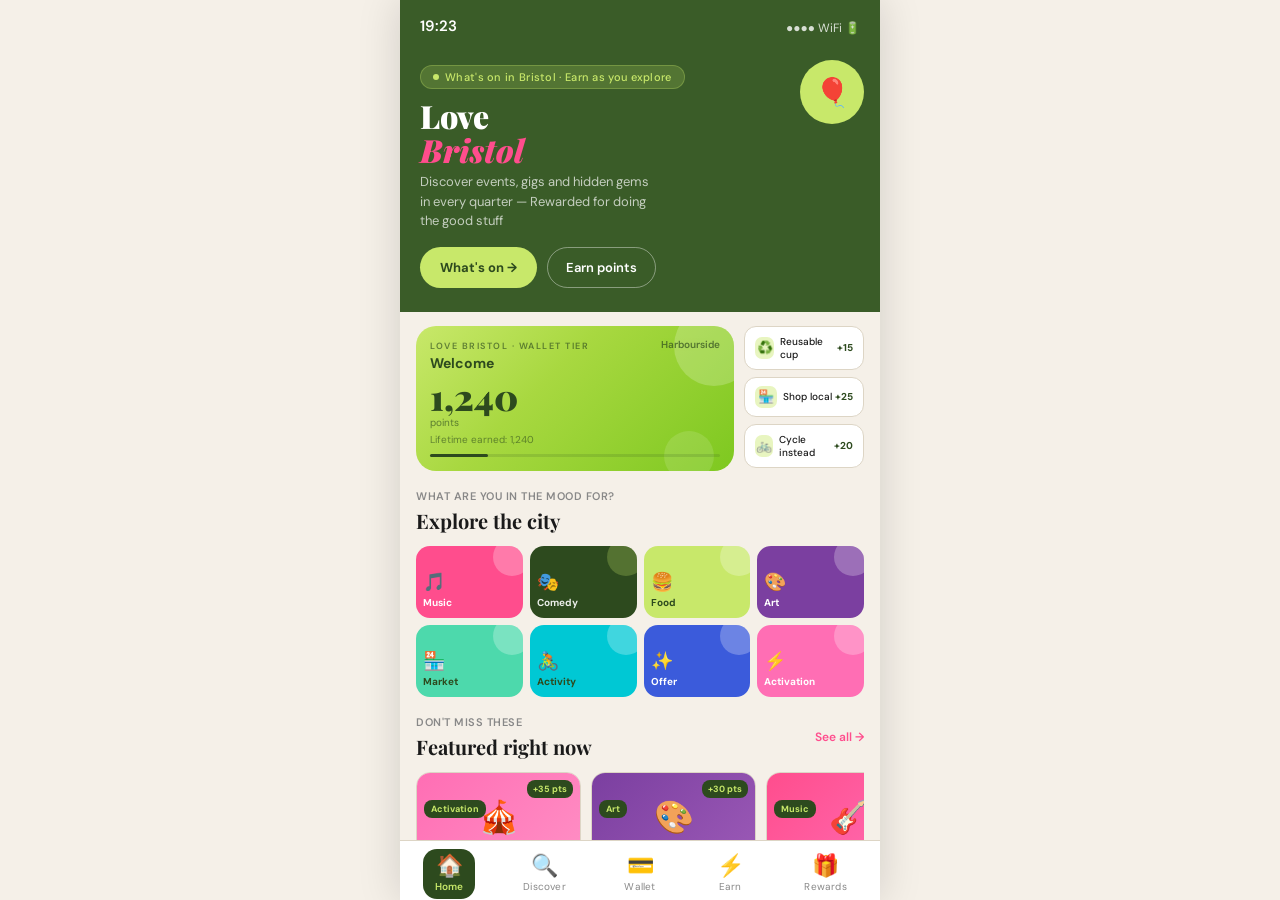
<file: demo/love-bristol/index.html>
<!DOCTYPE html>
<html lang="en">
<head>
<meta charset="UTF-8">
<meta name="viewport" content="width=device-width,initial-scale=1,viewport-fit=cover">
<meta name="mobile-web-app-capable" content="yes">
<meta name="apple-mobile-web-app-capable" content="yes">
<meta name="apple-mobile-web-app-status-bar-style" content="black-translucent">
<meta name="apple-mobile-web-app-title" content="Love Bristol">
<meta name="theme-color" content="#3A5C28">
<meta name="description" content="Community app for Temple Quarter Enterprise Campus">

<title>Love Bristol</title>

<link rel="manifest" href="./manifest.json">
<link rel="apple-touch-icon" href="./icons/icon-192.png">
<link rel="apple-touch-icon" sizes="152x152" href="./icons/icon-152.png">
<link rel="apple-touch-icon" sizes="192x192" href="./icons/icon-192.png">
<link rel="apple-touch-icon" sizes="512x512" href="./icons/icon-512.png">
<link rel="icon" type="image/png" sizes="192x192" href="./icons/icon-192.png">
<link href="https://fonts.googleapis.com/css2?family=Playfair+Display:ital,wght@0,700;0,900;1,700;1,900&family=DM+Sans:wght@300;400;500;600&display=swap" rel="stylesheet">

<style>
*{box-sizing:border-box;margin:0;padding:0;-webkit-tap-highlight-color:transparent}
:root{
  --green-dark:#2D4A1E;
  --green-hero:#3A5C28;
  --lime:#C8E86A;
  --lime-light:#E8F5C0;
  --cream:#F5F0E8;
  --cream-mid:#EDE7D9;
  --pink:#FF4D8D;
  --pink-light:#FFE0EE;
  --dark:#1A1A1A;
  --mid:#555;
  --muted:#888;
  --border:#DDD5C5;
  --white:#fff;
  --safe-top: env(safe-area-inset-top, 0px);
  --safe-bot: env(safe-area-inset-bottom, 0px);
  --cat-music:#FF4D8D;
  --cat-comedy:#2D4A1E;
  --cat-food:#C8E86A;
  --cat-art:#7B3FA0;
  --cat-market:#4DD9AC;
  --cat-activity:#00C8D4;
  --cat-offer:#3B5BDB;
  --cat-activation:#FF6EB4;
}

html,body{
  height:100%;
  width:100%;
  font-family:'DM Sans',sans-serif;
  background:var(--cream);
  color:var(--dark);
  overflow:hidden;
  position:fixed;
  top:0;left:0;right:0;bottom:0;
}

/* ── APP WRAPPER ── */
.app{
  display:flex;
  flex-direction:column;
  width:100%;
  height:100%;
  max-width:480px;
  margin:0 auto;
  position:relative;
  background:var(--cream);
  box-shadow:0 0 40px rgba(0,0,0,0.15);
}

/* STATUS BAR SPACER */
.status-bar{
  height:calc(var(--safe-top) + 44px);
  background:var(--green-hero);
  display:flex;
  align-items:flex-end;
  padding:0 20px 8px;
  justify-content:space-between;
  flex-shrink:0;
}
.status-time{font-size:15px;font-weight:600;color:#fff}
.status-icons{font-size:12px;color:rgba(255,255,255,0.8)}

/* SCROLL */
.screen{
  flex:1;
  overflow-y:auto;
  overflow-x:hidden;
  -webkit-overflow-scrolling:touch;
  scroll-behavior:smooth;
}
.screen::-webkit-scrollbar{display:none}

/* NAV */
.nav{
  height:calc(60px + var(--safe-bot));
  background:var(--white);
  border-top:1px solid var(--border);
  display:flex;
  align-items:flex-start;
  justify-content:space-around;
  padding:8px 4px 0;
  flex-shrink:0;
}
.nav-btn{
  display:flex;flex-direction:column;align-items:center;gap:3px;
  padding:6px 10px;border:none;background:none;cursor:pointer;
  border-radius:14px;transition:all .2s;min-width:52px;
  font-family:'DM Sans',sans-serif;
}
.nav-btn.active{background:var(--green-dark)}
.nav-btn.active .nav-icon{color:var(--lime)}
.nav-btn.active .nav-label{color:var(--lime);font-weight:600}
.nav-icon{font-size:22px;color:var(--muted);line-height:1}
.nav-label{font-size:10px;color:var(--muted);letter-spacing:0.2px;white-space:nowrap}

/* PAGES */
.page{display:none;flex-direction:column;animation:fadeUp .2s ease}
.page.active{display:flex}
@keyframes fadeUp{from{opacity:0;transform:translateY(5px)}to{opacity:1;transform:translateY(0)}}

h1,h2{font-family:'Playfair Display',serif}

/* ── HERO ── */
.hero-block{background:var(--green-hero);padding:20px 20px 24px;position:relative;overflow:hidden}
.hero-deco{position:absolute;right:16px;top:16px;width:64px;height:64px;background:var(--lime);border-radius:50%;display:flex;align-items:center;justify-content:center;font-size:28px}
.hero-badge{display:inline-flex;align-items:center;gap:6px;background:rgba(200,232,106,.18);border:1px solid rgba(200,232,106,.28);color:var(--lime);padding:4px 12px;border-radius:20px;font-size:11px;font-weight:500;letter-spacing:.3px;margin-bottom:10px}
.hero-badge-dot{width:6px;height:6px;background:var(--lime);border-radius:50%;animation:blink 2s infinite}
@keyframes blink{0%,100%{opacity:1}50%{opacity:.3}}
.hero-title{font-family:'Playfair Display',serif;font-size:32px;font-weight:900;color:#fff;line-height:1.05;margin-bottom:6px}
.hero-title .pink{color:var(--pink);font-style:italic}
.hero-sub{font-size:13px;color:rgba(255,255,255,.7);line-height:1.5;margin-bottom:16px;max-width:240px}
.hero-btns{display:flex;gap:10px}
.btn-lime{background:var(--lime);color:var(--green-dark);border:none;padding:11px 20px;border-radius:50px;font-size:13px;font-weight:700;cursor:pointer;font-family:'DM Sans',sans-serif;transition:all .15s;-webkit-appearance:none}
.btn-ghost{background:transparent;color:#fff;border:1.5px solid rgba(255,255,255,.4);padding:11px 18px;border-radius:50px;font-size:13px;font-weight:600;cursor:pointer;font-family:'DM Sans',sans-serif;-webkit-appearance:none}

/* WALLET STRIP */
.wallet-strip{padding:14px 16px 0;display:flex;gap:10px}
.wallet-card{flex:1;background:linear-gradient(135deg,#C8E86A 0%,#A8D840 40%,#7EC820 100%);border-radius:20px;padding:14px;position:relative;overflow:hidden;min-height:110px;cursor:pointer}
.wallet-card::before{content:'';position:absolute;right:-20px;top:-20px;width:80px;height:80px;background:rgba(255,255,255,.2);border-radius:50%}
.wallet-card::after{content:'';position:absolute;right:20px;bottom:-10px;width:50px;height:50px;background:rgba(255,255,255,.12);border-radius:50%}
.wallet-tier{font-size:9px;letter-spacing:1.5px;color:rgba(45,74,30,.65);text-transform:uppercase;font-weight:600;margin-bottom:2px;padding-right:88px}
.wallet-name{font-size:14px;font-weight:700;color:var(--green-dark);margin-bottom:6px}
.wallet-pts{font-family:'Playfair Display',serif;font-size:36px;font-weight:900;color:var(--green-dark);line-height:1}
.wallet-pts-label{font-size:10px;color:rgba(45,74,30,.65);margin-top:2px}
.wallet-loc{position:absolute;top:12px;right:14px;font-size:10px;font-weight:600;color:var(--green-dark);opacity:.7}
.wallet-progress{height:3px;background:rgba(45,74,30,.15);border-radius:2px;margin-top:8px;position:relative;z-index:1}
.wallet-progress-bar{height:100%;background:var(--green-dark);border-radius:2px;width:20%}

.earn-col{display:flex;flex-direction:column;gap:7px;width:120px;flex-shrink:0}
.earn-pill{background:var(--white);border:0.5px solid var(--border);border-radius:12px;padding:8px 10px;display:flex;align-items:center;justify-content:space-between}
.earn-pill-left{display:flex;align-items:center;gap:6px}
.earn-pill-icon{font-size:13px;width:22px;height:22px;background:var(--lime-light);border-radius:7px;display:flex;align-items:center;justify-content:center}
.earn-pill-name{font-size:10px;font-weight:500;color:var(--dark)}
.earn-pill-pts{font-size:10px;font-weight:700;color:var(--green-dark)}

/* SECTION */
.section{padding:18px 16px 0}
.section-label{font-size:11px;font-weight:600;color:var(--muted);letter-spacing:.5px;text-transform:uppercase;margin-bottom:4px}
.section-title{font-family:'Playfair Display',serif;font-size:20px;font-weight:700;color:var(--dark);margin-bottom:12px}
.section-row{display:flex;align-items:center;justify-content:space-between;margin-bottom:12px}
.see-all{font-size:12px;font-weight:600;color:var(--pink);cursor:pointer}

/* CATEGORY TILES */
.cat-grid{display:grid;grid-template-columns:1fr 1fr 1fr 1fr;gap:7px}
.cat-tile{border-radius:14px;padding:9px 7px;cursor:pointer;position:relative;overflow:hidden;min-height:72px;display:flex;flex-direction:column;justify-content:flex-end;transition:transform .15s}
.cat-tile:active{transform:scale(0.95)}
.cat-tile-blob{position:absolute;right:-8px;top:-8px;width:38px;height:38px;border-radius:50%;opacity:.25}
.cat-tile-icon{font-size:18px;margin-bottom:3px;position:relative;z-index:1}
.cat-tile-name{font-size:10px;font-weight:700;position:relative;z-index:1;line-height:1.2}
.tile-music{background:var(--cat-music)}.tile-music .cat-tile-blob{background:#fff}.tile-music .cat-tile-name{color:#fff}
.tile-comedy{background:var(--cat-comedy)}.tile-comedy .cat-tile-blob{background:var(--lime)}.tile-comedy .cat-tile-name{color:rgba(255,255,255,.9)}
.tile-food{background:var(--cat-food)}.tile-food .cat-tile-blob{background:#fff}.tile-food .cat-tile-name{color:var(--green-dark)}
.tile-art{background:var(--cat-art)}.tile-art .cat-tile-blob{background:#fff}.tile-art .cat-tile-name{color:#fff}
.tile-market{background:var(--cat-market)}.tile-market .cat-tile-blob{background:#fff}.tile-market .cat-tile-name{color:var(--green-dark)}
.tile-activity{background:var(--cat-activity)}.tile-activity .cat-tile-blob{background:#fff}.tile-activity .cat-tile-name{color:var(--green-dark)}
.tile-offer{background:var(--cat-offer)}.tile-offer .cat-tile-blob{background:#fff}.tile-offer .cat-tile-name{color:#fff}
.tile-activation{background:var(--cat-activation)}.tile-activation .cat-tile-blob{background:#fff}.tile-activation .cat-tile-name{color:#fff}

/* EVENT CARDS */
.event-scroll{display:flex;gap:10px;overflow-x:auto;padding-bottom:4px;scrollbar-width:none}
.event-scroll::-webkit-scrollbar{display:none}
.event-card{background:var(--white);border:0.5px solid var(--border);border-radius:14px;width:165px;flex-shrink:0;overflow:hidden;cursor:pointer}
.event-img{height:88px;display:flex;align-items:center;justify-content:center;font-size:32px;position:relative}
.event-img-tag{position:absolute;top:7px;left:7px}
.event-tag{padding:3px 7px;border-radius:8px;font-size:9px;font-weight:700}
.event-pts-badge{position:absolute;top:7px;right:7px;background:var(--green-dark);color:var(--lime);padding:3px 6px;border-radius:8px;font-size:9px;font-weight:700}
.event-body{padding:9px}
.event-name{font-size:12px;font-weight:700;color:var(--dark);margin-bottom:3px;line-height:1.3}
.event-meta{font-size:10px;color:var(--muted)}
.event-price{font-size:11px;font-weight:600;color:var(--pink);margin-top:3px}
.event-view{font-size:10px;font-weight:600;color:var(--pink);margin-top:3px}

/* ── BAZAAR ── */
.bazaar-hero{background:var(--green-hero);padding:20px 20px 24px;position:relative;overflow:hidden}
.bazaar-hero::before{content:'BAZAAR';position:absolute;right:-8px;bottom:-16px;font-family:'Playfair Display',serif;font-size:66px;font-weight:900;color:rgba(255,255,255,.05);line-height:1;pointer-events:none}
.bazaar-live{display:inline-flex;align-items:center;gap:6px;background:var(--pink);color:#fff;padding:4px 12px;border-radius:20px;font-size:11px;font-weight:700;margin-bottom:10px}
.bazaar-live-dot{width:6px;height:6px;background:#fff;border-radius:50%;animation:blink 1.5s infinite}
.bazaar-title{font-family:'Playfair Display',serif;font-size:26px;font-weight:900;color:#fff;line-height:1.05;margin-bottom:4px}
.bazaar-title em{color:var(--lime);font-style:italic}
.bazaar-date{font-size:12px;color:rgba(255,255,255,.65);margin-bottom:14px}
.bazaar-stats{display:grid;grid-template-columns:1fr 1fr 1fr;gap:8px}
.bstat{background:rgba(255,255,255,.1);border-radius:12px;padding:10px;text-align:center;border:1px solid rgba(255,255,255,.08)}
.bstat-num{font-family:'Playfair Display',serif;font-size:22px;font-weight:900;color:var(--lime)}
.bstat-label{font-size:10px;color:rgba(255,255,255,.6);margin-top:1px}

.filter-row{display:flex;gap:7px;overflow-x:auto;padding:12px 16px 0;scrollbar-width:none}
.filter-row::-webkit-scrollbar{display:none}
.ftab{padding:7px 14px;border-radius:20px;font-size:12px;font-weight:600;cursor:pointer;white-space:nowrap;border:1.5px solid transparent;transition:all .2s;font-family:'DM Sans',sans-serif;-webkit-appearance:none}
.ftab.active{background:var(--green-dark);color:var(--lime);border-color:var(--green-dark)}
.ftab:not(.active){background:var(--white);color:var(--mid);border-color:var(--border)}

.map-block{margin:12px 16px 0;background:var(--green-dark);border-radius:14px;height:120px;display:flex;align-items:center;justify-content:center;position:relative;overflow:hidden;cursor:pointer}
.map-grid-bg{position:absolute;inset:0;background-image:linear-gradient(rgba(200,232,106,.08) 1px,transparent 1px),linear-gradient(90deg,rgba(200,232,106,.08) 1px,transparent 1px);background-size:20px 20px}
.map-booths{display:flex;gap:5px;position:relative;z-index:1}
.map-booth{padding:5px 9px;border-radius:7px;font-size:10px;font-weight:700}
.map-label-bottom{position:absolute;bottom:8px;right:10px;font-size:10px;color:rgba(200,232,106,.6);font-weight:500}

.exhibitor-list{padding:10px 16px;display:flex;flex-direction:column;gap:9px}
.ex-card{background:var(--white);border:0.5px solid var(--border);border-radius:14px;padding:12px;display:flex;gap:11px;cursor:pointer}
.ex-logo{width:46px;height:46px;border-radius:11px;display:flex;align-items:center;justify-content:center;font-size:20px;flex-shrink:0}
.ex-info{flex:1;min-width:0}
.ex-name{font-size:13px;font-weight:700;color:var(--dark);margin-bottom:2px}
.ex-type{font-size:11px;color:var(--muted);margin-bottom:5px}
.ex-tags{display:flex;gap:4px;flex-wrap:wrap}
.ex-tag{padding:3px 8px;border-radius:8px;font-size:10px;font-weight:600}
.ex-action{display:flex;flex-direction:column;align-items:flex-end;gap:5px;flex-shrink:0}
.scan-btn{background:var(--green-dark);color:var(--lime);border:none;padding:6px 11px;border-radius:18px;font-size:11px;font-weight:700;cursor:pointer;white-space:nowrap;font-family:'DM Sans',sans-serif;-webkit-appearance:none}
.scan-btn:disabled{background:var(--muted);color:#fff}
.scan-pts{font-size:11px;font-weight:700;color:var(--green-dark)}

.schedule-block{padding:0 16px 20px}
.sched-item{display:flex;gap:11px;padding:10px 0;border-bottom:0.5px solid var(--border)}
.sched-time{font-size:11px;font-weight:700;color:var(--muted);width:48px;flex-shrink:0;padding-top:2px}
.sched-body{flex:1}
.sched-name{font-size:13px;font-weight:600;color:var(--dark)}
.sched-loc{font-size:11px;color:var(--muted);margin-top:2px}
.sched-tag{display:inline-block;margin-top:4px;padding:2px 8px;border-radius:7px;font-size:10px;font-weight:700}

/* ── WALLET PAGE ── */
.wallet-hero{padding:18px 16px 0;background:var(--cream)}
.wallet-big-card{background:linear-gradient(140deg,#C8E86A 0%,#A8D840 35%,#7EC820 70%,#5AAD10 100%);border-radius:22px;padding:20px;position:relative;overflow:hidden;color:var(--green-dark);min-height:160px}
.wallet-big-card::before{content:'';position:absolute;right:-30px;bottom:-30px;width:120px;height:120px;background:rgba(255,255,255,.15);border-radius:50%}
.wallet-big-card::after{content:'';position:absolute;right:50px;top:-10px;width:60px;height:60px;background:rgba(255,255,255,.1);border-radius:50%}
.wbc-tier{font-size:9px;letter-spacing:2px;text-transform:uppercase;opacity:.6;font-weight:600;margin-bottom:3px}
.wbc-name{font-size:16px;font-weight:700;margin-bottom:10px}
.wbc-pts{font-family:'Playfair Display',serif;font-size:48px;font-weight:900;line-height:1}
.wbc-pts-label{font-size:10px;opacity:.65;letter-spacing:.5px;margin-top:2px;text-transform:uppercase}
.wbc-loc{position:absolute;top:16px;right:16px;font-size:11px;font-weight:700;opacity:.7;background:rgba(255,255,255,.25);padding:4px 9px;border-radius:9px}
.wbc-progress{margin-top:12px;position:relative;z-index:1}
.wbc-prog-label{font-size:10px;opacity:.6;margin-bottom:4px}
.wbc-prog-bar{height:4px;background:rgba(45,74,30,.15);border-radius:2px}
.wbc-prog-fill{height:100%;background:var(--green-dark);border-radius:2px;width:20%}

.earn-section{padding:14px 16px 0}
.earn-grid{display:flex;flex-direction:column;gap:8px}
.earn-row{background:var(--white);border:0.5px solid var(--border);border-radius:13px;padding:12px 13px;display:flex;align-items:center;gap:11px}
.earn-icon-box{width:36px;height:36px;border-radius:10px;background:var(--lime-light);display:flex;align-items:center;justify-content:center;font-size:17px;flex-shrink:0}
.earn-text{flex:1}
.earn-label{font-size:13px;font-weight:600;color:var(--dark)}
.earn-sub{font-size:11px;color:var(--muted);margin-top:1px}
.earn-badge{background:var(--green-dark);color:var(--lime);padding:5px 11px;border-radius:18px;font-size:12px;font-weight:700;flex-shrink:0;cursor:pointer;border:none;font-family:'DM Sans',sans-serif;-webkit-appearance:none}

.redeem-section{padding:14px 16px 0}
.redeem-grid{display:flex;flex-direction:column;gap:8px}
.redeem-row{background:var(--white);border:0.5px solid var(--border);border-radius:13px;padding:11px 13px;display:flex;align-items:center;gap:11px;cursor:pointer}
.redeem-icon-box{width:36px;height:36px;border-radius:10px;display:flex;align-items:center;justify-content:center;font-size:17px;flex-shrink:0}
.redeem-info{flex:1}
.redeem-name{font-size:13px;font-weight:600;color:var(--dark)}
.redeem-biz{font-size:11px;color:var(--muted);margin-top:1px}
.redeem-cost{font-size:13px;font-weight:700;color:var(--pink);flex-shrink:0}
.redeem-btn{background:var(--pink);color:#fff;border:none;padding:5px 10px;border-radius:14px;font-size:11px;font-weight:700;cursor:pointer;font-family:'DM Sans',sans-serif;flex-shrink:0;-webkit-appearance:none}
.redeem-btn:disabled{background:var(--muted)}

/* ── EXPLORE ── */
.explore-hero{background:var(--cream);padding:18px 16px 12px}
.explore-title{font-family:'Playfair Display',serif;font-size:24px;font-weight:700;color:var(--dark);margin-bottom:4px}
.explore-sub{font-size:13px;color:var(--muted);margin-bottom:14px}
.search-box{background:var(--white);border:0.5px solid var(--border);border-radius:50px;padding:11px 16px;display:flex;align-items:center;gap:10px;font-size:13px;color:var(--muted)}

.nearby-list{padding:10px 16px}
.nearby-row{background:var(--white);border:0.5px solid var(--border);border-radius:13px;padding:12px 13px;display:flex;align-items:center;gap:11px;margin-bottom:8px;cursor:pointer}
.nearby-logo{width:42px;height:42px;border-radius:11px;display:flex;align-items:center;justify-content:center;font-size:18px;flex-shrink:0}
.nearby-info{flex:1}
.nearby-name{font-size:13px;font-weight:600;color:var(--dark)}
.nearby-type{font-size:11px;color:var(--muted);margin-top:1px}
.nearby-meta{display:flex;gap:8px;margin-top:4px;align-items:center}
.nearby-dist{font-size:10px;color:var(--muted)}
.nearby-pts-badge{font-size:10px;font-weight:700;color:var(--green-dark);background:var(--lime-light);padding:2px 7px;border-radius:7px}
.nearby-open{font-size:11px;font-weight:700;color:#27AE60;flex-shrink:0}

.bmap{margin:0 16px 16px;background:var(--green-dark);border-radius:16px;height:140px;position:relative;overflow:hidden}
.bmap-grid{position:absolute;inset:0;background-image:linear-gradient(rgba(200,232,106,.06) 1px,transparent 1px),linear-gradient(90deg,rgba(200,232,106,.06) 1px,transparent 1px);background-size:20px 20px}
.bmap-you{position:absolute;width:13px;height:13px;background:var(--pink);border-radius:50%;top:48%;left:44%;box-shadow:0 0 0 5px rgba(255,77,141,.25);animation:ripple 2s infinite}
@keyframes ripple{0%,100%{box-shadow:0 0 0 5px rgba(255,77,141,.25)}50%{box-shadow:0 0 0 12px rgba(255,77,141,.08)}}
.bmap-dot{position:absolute;width:9px;height:9px;background:var(--lime);border-radius:50%}
.bmap-legend{position:absolute;bottom:8px;left:50%;transform:translateX(-50%);font-size:10px;color:rgba(200,232,106,.5);white-space:nowrap}

/* ── PROFILE ── */
.profile-hero{background:var(--green-hero);padding:24px 20px 30px;text-align:center;position:relative;overflow:hidden}
.profile-hero::before{content:'';position:absolute;right:-20px;bottom:-20px;width:100px;height:100px;background:rgba(200,232,106,.08);border-radius:50%}
.p-avatar{width:72px;height:72px;border-radius:50%;background:var(--lime);display:flex;align-items:center;justify-content:center;font-size:28px;margin:0 auto 10px;border:3px solid rgba(255,255,255,.3)}
.p-name{font-family:'Playfair Display',serif;font-size:20px;font-weight:700;color:#fff;margin-bottom:3px}
.p-uni{font-size:12px;color:rgba(255,255,255,.65)}
.p-stats{display:grid;grid-template-columns:1fr 1fr 1fr;gap:8px;padding:12px 16px 0}
.pstat{background:var(--white);border:0.5px solid var(--border);border-radius:13px;padding:11px;text-align:center}
.pstat-num{font-family:'Playfair Display',serif;font-size:20px;font-weight:900;color:var(--dark)}
.pstat-label{font-size:10px;color:var(--muted);margin-top:2px}

.menu-sec{padding:0 16px}
.menu-group-label{font-size:10px;font-weight:700;color:var(--muted);letter-spacing:1px;text-transform:uppercase;margin:14px 0 7px}
.menu-row{background:var(--white);border:0.5px solid var(--border);border-radius:13px;padding:12px 13px;display:flex;align-items:center;gap:11px;margin-bottom:7px;cursor:pointer}
.menu-ico{width:34px;height:34px;border-radius:10px;display:flex;align-items:center;justify-content:center;font-size:17px;flex-shrink:0}
.menu-text{flex:1}
.menu-label{font-size:13px;font-weight:600;color:var(--dark)}
.menu-sub{font-size:11px;color:var(--muted);margin-top:1px}
.menu-arr{font-size:18px;color:var(--muted)}

.eco-card{background:linear-gradient(135deg,#C8E86A,#A0D030);border-radius:14px;padding:14px;margin:0 16px 8px}
.eco-title{font-size:14px;font-weight:700;color:var(--green-dark);margin-bottom:4px}
.eco-desc{font-size:12px;color:rgba(45,74,30,.75);line-height:1.5}
.eco-pts{font-size:12px;font-weight:700;color:var(--green-dark);margin-top:8px}

/* TOAST */
.toast{position:fixed;bottom:calc(70px + var(--safe-bot));left:50%;transform:translateX(-50%);background:var(--green-dark);color:var(--lime);padding:11px 22px;border-radius:50px;font-size:13px;font-weight:700;z-index:9999;pointer-events:none;animation:toastAnim 2.6s forwards;white-space:nowrap;box-shadow:0 4px 20px rgba(0,0,0,0.25)}
@keyframes toastAnim{0%{opacity:0;transform:translateX(-50%) translateY(8px)}15%,75%{opacity:1;transform:translateX(-50%) translateY(0)}100%{opacity:0;transform:translateX(-50%) translateY(-10px)}}

/* INSTALL PROMPT */
.install-banner{background:var(--green-dark);padding:12px 16px;display:flex;align-items:center;gap:12px;flex-shrink:0}
.install-banner.hidden{display:none}
.install-icon{font-size:22px}
.install-text{flex:1;font-size:12px;color:rgba(255,255,255,.85);line-height:1.4}
.install-btn{background:var(--lime);color:var(--green-dark);border:none;padding:7px 14px;border-radius:20px;font-size:12px;font-weight:700;cursor:pointer;flex-shrink:0;font-family:'DM Sans',sans-serif}
.install-close{background:none;border:none;color:rgba(255,255,255,.5);font-size:18px;cursor:pointer;padding:0 4px;flex-shrink:0}

/* Activity feed */
.activity-item{display:flex;align-items:center;gap:10px;padding:9px 0}
.activity-dot{width:34px;height:34px;border-radius:50%;background:var(--lime-light);display:flex;align-items:center;justify-content:center;font-size:15px;flex-shrink:0}
.activity-text{flex:1}
.activity-name{font-size:12px;font-weight:500;color:var(--dark)}
.activity-time{font-size:10px;color:var(--muted)}
.activity-pts-pos{font-size:13px;font-weight:700;color:#27AE60}
.activity-pts-neg{font-size:13px;font-weight:700;color:var(--pink)}
.divider{height:0.5px;background:var(--border)}
.card-wrap{background:var(--white);border-radius:14px;border:0.5px solid var(--border);padding:0 12px}
</style>
</head>
<body>
<div class="app">

  <!-- STATUS BAR -->
  <div class="status-bar">
    <span class="status-time" id="clock">11:38</span>
    <span class="status-icons">●●●● WiFi 🔋</span>
  </div>

  <!-- INSTALL BANNER -->
  <div class="install-banner hidden" id="install-banner">
    <span class="install-icon">💚</span>
    <span class="install-text">Add Love Bristol to your home screen for the full app experience</span>
    <button class="install-btn" id="install-btn">Install</button>
    <button class="install-close" id="install-close">✕</button>
  </div>

  <div class="screen">

    <!-- ══ HOME ══ -->
    <div id="home" class="page active">
      <div class="hero-block">
        <div class="hero-deco">🎈</div>
        <div class="hero-badge"><span class="hero-badge-dot"></span>What's on in Bristol · Earn as you explore</div>
        <h1 class="hero-title">Love<br><span class="pink">Bristol</span></h1>
        <p class="hero-sub">Discover events, gigs and hidden gems in every quarter — Rewarded for doing the good stuff</p>
        <div class="hero-btns">
          <button class="btn-lime" onclick="showPage('explore')">What's on →</button>
          <button class="btn-ghost" onclick="showPage('wallet')">Earn points</button>
        </div>
      </div>

      <div class="wallet-strip">
        <div class="wallet-card" onclick="showPage('wallet')">
          <div class="wallet-tier">LOVE BRISTOL · WALLET TIER</div>
          <div class="wallet-name">Welcome</div>
          <div class="wallet-pts" id="home-pts">1,240</div>
          <div class="wallet-pts-label">points</div>
          <div class="wallet-loc">Harbourside</div>
          <div style="font-size:10px;color:rgba(45,74,30,.6);margin-top:4px;position:relative;z-index:1">Lifetime earned: 1,240</div>
          <div class="wallet-progress"><div class="wallet-progress-bar"></div></div>
        </div>
        <div class="earn-col">
          <div class="earn-pill"><div class="earn-pill-left"><div class="earn-pill-icon">♻️</div><span class="earn-pill-name">Reusable cup</span></div><span class="earn-pill-pts">+15</span></div>
          <div class="earn-pill"><div class="earn-pill-left"><div class="earn-pill-icon">🏪</div><span class="earn-pill-name">Shop local</span></div><span class="earn-pill-pts">+25</span></div>
          <div class="earn-pill"><div class="earn-pill-left"><div class="earn-pill-icon">🚲</div><span class="earn-pill-name">Cycle instead</span></div><span class="earn-pill-pts">+20</span></div>
        </div>
      </div>

      <div class="section">
        <div class="section-label">What are you in the mood for?</div>
        <div class="section-title">Explore the city</div>
        <div class="cat-grid">
          <div class="cat-tile tile-music" onclick="showPage('explore')"><div class="cat-tile-blob"></div><div class="cat-tile-icon">🎵</div><div class="cat-tile-name">Music</div></div>
          <div class="cat-tile tile-comedy" onclick="showPage('explore')"><div class="cat-tile-blob"></div><div class="cat-tile-icon">🎭</div><div class="cat-tile-name">Comedy</div></div>
          <div class="cat-tile tile-food" onclick="showPage('explore')"><div class="cat-tile-blob"></div><div class="cat-tile-icon">🍔</div><div class="cat-tile-name">Food</div></div>
          <div class="cat-tile tile-art" onclick="showPage('explore')"><div class="cat-tile-blob"></div><div class="cat-tile-icon">🎨</div><div class="cat-tile-name">Art</div></div>
          <div class="cat-tile tile-market" onclick="showPage('bazaar')"><div class="cat-tile-blob"></div><div class="cat-tile-icon">🏪</div><div class="cat-tile-name">Market</div></div>
          <div class="cat-tile tile-activity" onclick="showPage('explore')"><div class="cat-tile-blob"></div><div class="cat-tile-icon">🚴</div><div class="cat-tile-name">Activity</div></div>
          <div class="cat-tile tile-offer" onclick="showPage('wallet')"><div class="cat-tile-blob"></div><div class="cat-tile-icon">✨</div><div class="cat-tile-name">Offer</div></div>
          <div class="cat-tile tile-activation" onclick="showPage('bazaar')"><div class="cat-tile-blob"></div><div class="cat-tile-icon">⚡</div><div class="cat-tile-name">Activation</div></div>
        </div>
      </div>

      <div class="section">
        <div class="section-row">
          <div><div class="section-label">Don't miss these</div><h2 style="font-family:'Playfair Display',serif;font-size:20px;font-weight:700;color:var(--dark)">Featured right now</h2></div>
          <span class="see-all" onclick="showPage('explore')">See all →</span>
        </div>
        <div class="event-scroll">
          <div class="event-card" onclick="showPage('bazaar')">
            <div class="event-img" style="background:linear-gradient(135deg,var(--cat-activation),#FF8EC4)">
              <div class="event-img-tag"><span class="event-tag" style="background:var(--green-dark);color:var(--lime)">Activation</span></div>
              <div class="event-pts-badge">+35 pts</div>🎪
            </div>
            <div class="event-body">
              <div class="event-name">Temple Quarter Bazaar</div>
              <div class="event-meta">📅 Sun 14 Jun · Philip Marsh</div>
              <div class="event-price">Free</div>
              <div class="event-view">View →</div>
            </div>
          </div>
          <div class="event-card">
            <div class="event-img" style="background:linear-gradient(135deg,var(--cat-art),#9B59B6)">
              <div class="event-img-tag"><span class="event-tag" style="background:var(--green-dark);color:var(--lime)">Art</span></div>
              <div class="event-pts-badge">+30 pts</div>🎨
            </div>
            <div class="event-body">
              <div class="event-name">Upfest Street Art Festival</div>
              <div class="event-meta">📅 Sat 23 May · Bedminster</div>
              <div class="event-price">Free</div>
              <div class="event-view">View →</div>
            </div>
          </div>
          <div class="event-card">
            <div class="event-img" style="background:linear-gradient(135deg,var(--cat-music),#FF6EB4)">
              <div class="event-img-tag"><span class="event-tag" style="background:var(--green-dark);color:var(--lime)">Music</span></div>
              <div class="event-pts-badge">+50 pts</div>🎸
            </div>
            <div class="event-body">
              <div class="event-name">Idles at O2 Academy</div>
              <div class="event-meta">📅 Fri 15 May · Old City</div>
              <div class="event-price">£35</div>
              <div class="event-view">View →</div>
            </div>
          </div>
        </div>
      </div>

      <div class="section" style="padding-bottom:20px">
        <div class="section-row" style="margin-top:6px">
          <div><div class="section-label">Fresh in the diary</div><h2 style="font-family:'Playfair Display',serif;font-size:20px;font-weight:700;color:var(--dark)">Coming up</h2></div>
          <span class="see-all" onclick="showPage('explore')">All events →</span>
        </div>
        <div class="event-scroll">
          <div class="event-card">
            <div class="event-img" style="background:linear-gradient(135deg,#FF6B35,#FF8C55)">
              <div class="event-img-tag"><span class="event-tag" style="background:var(--green-dark);color:var(--lime)">Food</span></div>
              <div class="event-pts-badge">+20 pts</div>🍽
            </div>
            <div class="event-body">
              <div class="event-name">Ethicurean Farm Supper</div>
              <div class="event-meta">📅 Fri 12 Jun · Clifton</div>
              <div class="event-price">£75</div>
              <div class="event-view">View →</div>
            </div>
          </div>
          <div class="event-card">
            <div class="event-img" style="background:linear-gradient(135deg,var(--cat-activity),#00A8B4)">
              <div class="event-img-tag"><span class="event-tag" style="background:var(--green-dark);color:var(--lime)">Activity</span></div>
              <div class="event-pts-badge">+25 pts</div>🚴
            </div>
            <div class="event-body">
              <div class="event-name">Montpelier Open Studios</div>
              <div class="event-meta">📅 Sun 17 May · Montpelier</div>
              <div class="event-price">Free</div>
              <div class="event-view">View →</div>
            </div>
          </div>
          <div class="event-card">
            <div class="event-img" style="background:linear-gradient(135deg,var(--cat-music),#CC3070)">
              <div class="event-img-tag"><span class="event-tag" style="background:var(--green-dark);color:var(--lime)">Music</span></div>
              <div class="event-pts-badge">+30 pts</div>🎶
            </div>
            <div class="event-body">
              <div class="event-name">Thekla Club Night: D&B</div>
              <div class="event-meta">📅 Sun 10 May · Harbourside</div>
              <div class="event-price">£18</div>
              <div class="event-view">View →</div>
            </div>
          </div>
        </div>
      </div>

      <div class="section" style="padding-bottom:20px">
        <h2 style="font-size:18px;font-weight:700;margin-bottom:12px">Recent Activity</h2>
        <div class="card-wrap">
          <div class="activity-item">
            <div class="activity-dot">🏪</div>
            <div class="activity-text"><div class="activity-name">Scanned booth: Bristol Robotics</div><div class="activity-time">Today, 10:24am</div></div>
            <span class="activity-pts-pos">+50</span>
          </div>
          <div class="divider"></div>
          <div class="activity-item">
            <div class="activity-dot">☕</div>
            <div class="activity-text"><div class="activity-name">Redeemed: Coffee @ Extract</div><div class="activity-time">Yesterday, 8:45am</div></div>
            <span class="activity-pts-neg">-80</span>
          </div>
          <div class="divider"></div>
          <div class="activity-item">
            <div class="activity-dot">🎵</div>
            <div class="activity-text"><div class="activity-name">Performed at Bazaar stage</div><div class="activity-time">14 May, 3:00pm</div></div>
            <span class="activity-pts-pos">+100</span>
          </div>
        </div>
      </div>
      <div style="text-align:center;padding:8px 16px 20px;font-size:11px;color:var(--muted)">Made with love in BS1 — 2026</div>
    </div>

    <!-- ══ BAZAAR ══ -->
    <div id="bazaar" class="page">
      <div class="bazaar-hero">
        <div class="bazaar-live"><span class="bazaar-live-dot"></span>Next Event · 14 Jun 2026</div>
        <div class="bazaar-title">Temple Quarter<br><em>Bazaar</em></div>
        <div class="bazaar-date">10:00am – 6:00pm · Philip Marsh & TQEC</div>
        <div class="bazaar-stats">
          <div class="bstat"><div class="bstat-num">42</div><div class="bstat-label">Stalls</div></div>
          <div class="bstat"><div class="bstat-num">8</div><div class="bstat-label">Talks</div></div>
          <div class="bstat"><div class="bstat-num">+50</div><div class="bstat-label">Credits</div></div>
        </div>
      </div>
      <div class="filter-row">
        <div class="ftab active" onclick="setFilter(this,'All')">All Stalls</div>
        <div class="ftab" onclick="setFilter(this,'Business')">Business</div>
        <div class="ftab" onclick="setFilter(this,'Student')">Student</div>
        <div class="ftab" onclick="setFilter(this,'Food')">Food</div>
        <div class="ftab" onclick="setFilter(this,'Arts')">Arts</div>
      </div>
      <div class="map-block">
        <div class="map-grid-bg"></div>
        <div class="map-booths">
          <div class="map-booth" style="background:rgba(255,77,141,.8);color:#fff">A1</div>
          <div class="map-booth" style="background:rgba(200,232,106,.8);color:#2D4A1E">B1</div>
          <div class="map-booth" style="background:rgba(0,200,212,.8);color:#1A1A1A">C1</div>
          <div class="map-booth" style="background:rgba(123,63,160,.8);color:#fff">A2</div>
          <div class="map-booth" style="background:rgba(77,217,172,.8);color:#1A1A1A">B2</div>
          <div class="map-booth" style="background:rgba(59,91,219,.8);color:#fff">C2</div>
        </div>
        <div class="map-label-bottom">Interactive floor map — tap to explore</div>
      </div>
      <div class="exhibitor-list" id="exhibitor-list">
        <div class="ex-card" data-cat="Business">
          <div class="ex-logo" style="background:#E8F4FD">🤖</div>
          <div class="ex-info"><div class="ex-name">Bristol Robotics Lab</div><div class="ex-type">University Research · Booth A1</div><div class="ex-tags"><span class="ex-tag" style="background:var(--pink-light);color:var(--pink)">STEM</span><span class="ex-tag" style="background:var(--lime-light);color:var(--green-dark)">Hiring</span></div></div>
          <div class="ex-action"><button class="scan-btn" onclick="scanBooth(this)">Scan QR</button><div class="scan-pts">+50 pts</div></div>
        </div>
        <div class="ex-card" data-cat="Food">
          <div class="ex-logo" style="background:#FFFDE7">🍕</div>
          <div class="ex-info"><div class="ex-name">Flour & Flower</div><div class="ex-type">Local Business · Booth B2</div><div class="ex-tags"><span class="ex-tag" style="background:var(--lime-light);color:var(--green-dark)">Food</span><span class="ex-tag" style="background:var(--lime-light);color:var(--green-dark)">Partner</span></div></div>
          <div class="ex-action"><button class="scan-btn" onclick="scanBooth(this)">Scan QR</button><div class="scan-pts">+30 pts</div></div>
        </div>
        <div class="ex-card" data-cat="Student">
          <div class="ex-logo" style="background:#F3E5F5">🎨</div>
          <div class="ex-info"><div class="ex-name">UoB Arts Collective</div><div class="ex-type">Student Project · Booth C1</div><div class="ex-tags"><span class="ex-tag" style="background:#F3E5F5;color:#7B3FA0">Arts</span><span class="ex-tag" style="background:#F3E5F5;color:#7B3FA0">Performance</span></div></div>
          <div class="ex-action"><button class="scan-btn" onclick="scanBooth(this)">Scan QR</button><div class="scan-pts">+40 pts</div></div>
        </div>
        <div class="ex-card" data-cat="Business">
          <div class="ex-logo" style="background:var(--lime-light)">♻️</div>
          <div class="ex-info"><div class="ex-name">Refill Bristol</div><div class="ex-type">Social Enterprise · Booth A2</div><div class="ex-tags"><span class="ex-tag" style="background:var(--lime-light);color:var(--green-dark)">Eco</span><span class="ex-tag" style="background:var(--lime-light);color:var(--green-dark)">+Eco pts</span></div></div>
          <div class="ex-action"><button class="scan-btn" onclick="scanBooth(this)">Scan QR</button><div class="scan-pts">+60 pts</div></div>
        </div>
        <div class="ex-card" data-cat="Arts">
          <div class="ex-logo" style="background:var(--green-dark)">🎵</div>
          <div class="ex-info"><div class="ex-name">Main Stage – Open Mic</div><div class="ex-type">Perform & Earn · Main Stage</div><div class="ex-tags"><span class="ex-tag" style="background:var(--cat-music);color:#fff">Performance</span></div></div>
          <div class="ex-action"><button class="scan-btn" onclick="scanBooth(this)">Sign Up</button><div class="scan-pts">+100 pts</div></div>
        </div>
        <div class="ex-card" data-cat="Business">
          <div class="ex-logo" style="background:#E3F2FD">💼</div>
          <div class="ex-info"><div class="ex-name">Hargreaves Lansdown</div><div class="ex-type">Finance · Booth B1</div><div class="ex-tags"><span class="ex-tag" style="background:var(--pink-light);color:var(--pink)">Internships</span></div></div>
          <div class="ex-action"><button class="scan-btn" onclick="scanBooth(this)">Scan QR</button><div class="scan-pts">+50 pts</div></div>
        </div>
      </div>
      <div class="schedule-block">
        <div style="font-family:'Playfair Display',serif;font-size:18px;font-weight:700;color:var(--dark);margin-bottom:10px">Today's Schedule</div>
        <div class="sched-item"><div class="sched-time">10:00</div><div class="sched-body"><div class="sched-name">Doors Open – Welcome Address</div><div class="sched-loc">📍 Main Entrance, Philip Marsh</div><span class="sched-tag" style="background:var(--lime-light);color:var(--green-dark)">Activation +35 pts</span></div></div>
        <div class="sched-item"><div class="sched-time">11:00</div><div class="sched-body"><div class="sched-name">Student Business Pitches</div><div class="sched-loc">📍 Innovation Hub, TQEC</div><span class="sched-tag" style="background:var(--pink-light);color:var(--pink)">Art +30 pts</span></div></div>
        <div class="sched-item"><div class="sched-time">13:00</div><div class="sched-body"><div class="sched-name">Open Mic – Arts Performance</div><div class="sched-loc">📍 Main Stage</div><span class="sched-tag" style="background:var(--cat-music);color:#fff">Music +50 pts</span></div></div>
        <div class="sched-item" style="border:none"><div class="sched-time">15:30</div><div class="sched-body"><div class="sched-name">Networking & Closing</div><div class="sched-loc">📍 Courtyard Garden</div></div></div>
      </div>
    </div>

    <!-- ══ WALLET ══ -->
    <div id="wallet" class="page">
      <div class="wallet-hero">
        <div style="font-size:11px;font-weight:600;color:var(--muted);letter-spacing:.5px;text-transform:uppercase;margin-bottom:6px">Love Bristol · Wallet</div>
        <div class="wallet-big-card">
          <div class="wbc-tier">Love Bristol · Wallet Tier</div>
          <div class="wbc-name">Welcome</div>
          <div class="wbc-loc">Harbourside</div>
          <div class="wbc-pts" id="wallet-pts">1,240</div>
          <div class="wbc-pts-label">points</div>
          <div class="wbc-progress"><div class="wbc-prog-label">Progress to Stokes Croft — 250 to go</div><div class="wbc-prog-bar"><div class="wbc-prog-fill"></div></div></div>
        </div>
      </div>
      <div class="earn-section">
        <div style="font-family:'Playfair Display',serif;font-size:18px;font-weight:700;color:var(--dark);margin-bottom:10px">Earn credits</div>
        <div class="earn-grid">
          <div class="earn-row"><div class="earn-icon-box">♻️</div><div class="earn-text"><div class="earn-label">Reusable cup</div><div class="earn-sub">Bring your own at any partner café</div></div><button class="earn-badge" onclick="earnPts(15)">EARN +15</button></div>
          <div class="earn-row"><div class="earn-icon-box">🏪</div><div class="earn-text"><div class="earn-label">Shop local</div><div class="earn-sub">Spend at Bristol BID businesses</div></div><button class="earn-badge" onclick="earnPts(25)">EARN +25</button></div>
          <div class="earn-row"><div class="earn-icon-box">🚲</div><div class="earn-text"><div class="earn-label">Cycle instead</div><div class="earn-sub">Log a cycle trip to campus</div></div><button class="earn-badge" onclick="earnPts(20)">EARN +20</button></div>
          <div class="earn-row"><div class="earn-icon-box">🎪</div><div class="earn-text"><div class="earn-label">Attend the Bazaar</div><div class="earn-sub">Check in at any stall</div></div><button class="earn-badge" onclick="earnPts(50)">EARN +50</button></div>
          <div class="earn-row"><div class="earn-icon-box">🎵</div><div class="earn-text"><div class="earn-label">Perform on stage</div><div class="earn-sub">Sign up for Open Mic at Bazaar</div></div><button class="earn-badge" onclick="earnPts(100)">EARN +100</button></div>
        </div>
      </div>
      <div class="redeem-section" style="padding-bottom:24px">
        <div style="font-family:'Playfair Display',serif;font-size:18px;font-weight:700;color:var(--dark);margin:14px 0 10px">Redeem</div>
        <div class="redeem-grid">
          <div class="redeem-row"><div class="redeem-icon-box" style="background:#FFF8E1">☕</div><div class="redeem-info"><div class="redeem-name">Free Coffee</div><div class="redeem-biz">Extract Coffee Roasters</div></div><div class="redeem-cost">80 pts</div><button class="redeem-btn" onclick="redeemPts(80,this)">Redeem</button></div>
          <div class="redeem-row"><div class="redeem-icon-box" style="background:var(--lime-light)">🍕</div><div class="redeem-info"><div class="redeem-name">Pizza Slice</div><div class="redeem-biz">Salt & Malt, Wapping Wharf</div></div><div class="redeem-cost">150 pts</div><button class="redeem-btn" onclick="redeemPts(150,this)">Redeem</button></div>
          <div class="redeem-row"><div class="redeem-icon-box" style="background:#E8EAF6">🎨</div><div class="redeem-info"><div class="redeem-name">Gallery Ticket</div><div class="redeem-biz">Arnolfini Bristol</div></div><div class="redeem-cost">200 pts</div><button class="redeem-btn" onclick="redeemPts(200,this)">Redeem</button></div>
          <div class="redeem-row"><div class="redeem-icon-box" style="background:#E0F7FA">🚢</div><div class="redeem-info"><div class="redeem-name">Harbour Tour</div><div class="redeem-biz">Bristol Ferry Boats</div></div><div class="redeem-cost">300 pts</div><button class="redeem-btn" onclick="redeemPts(300,this)">Redeem</button></div>
          <div class="redeem-row"><div class="redeem-icon-box" style="background:var(--pink-light)">🎟</div><div class="redeem-info"><div class="redeem-name">Bazaar Priority Entry</div><div class="redeem-biz">Summer Bazaar 2026</div></div><div class="redeem-cost">120 pts</div><button class="redeem-btn" onclick="redeemPts(120,this)">Redeem</button></div>
        </div>
      </div>
    </div>

    <!-- ══ EXPLORE ══ -->
    <div id="explore" class="page">
      <div class="explore-hero">
        <div class="explore-title">Explore<br>Bristol</div>
        <div class="explore-sub">Discover partner spots near Temple Quarter</div>
        <div class="search-box"><span>🔍</span>Search cafés, shops, venues…</div>
      </div>
      <div class="section" style="padding-top:12px">
        <div class="cat-grid">
          <div class="cat-tile tile-music"><div class="cat-tile-blob"></div><div class="cat-tile-icon">🎵</div><div class="cat-tile-name">Music</div></div>
          <div class="cat-tile tile-comedy"><div class="cat-tile-blob"></div><div class="cat-tile-icon">😂</div><div class="cat-tile-name">Comedy</div></div>
          <div class="cat-tile tile-food"><div class="cat-tile-blob"></div><div class="cat-tile-icon">🍔</div><div class="cat-tile-name">Food</div></div>
          <div class="cat-tile tile-art"><div class="cat-tile-blob"></div><div class="cat-tile-icon">🎨</div><div class="cat-tile-name">Art</div></div>
          <div class="cat-tile tile-market"><div class="cat-tile-blob"></div><div class="cat-tile-icon">🛍</div><div class="cat-tile-name">Market</div></div>
          <div class="cat-tile tile-activity"><div class="cat-tile-blob"></div><div class="cat-tile-icon">🚴</div><div class="cat-tile-name">Activity</div></div>
          <div class="cat-tile tile-offer"><div class="cat-tile-blob"></div><div class="cat-tile-icon">✨</div><div class="cat-tile-name">Offer</div></div>
          <div class="cat-tile tile-activation"><div class="cat-tile-blob"></div><div class="cat-tile-icon">⚡</div><div class="cat-tile-name">Activation</div></div>
        </div>
      </div>
      <div class="nearby-list">
        <div style="font-family:'Playfair Display',serif;font-size:18px;font-weight:700;color:var(--dark);margin-bottom:10px">Near You Now</div>
        <div class="nearby-row"><div class="nearby-logo" style="background:#FFF8E1">☕</div><div class="nearby-info"><div class="nearby-name">Extract Coffee Roasters</div><div class="nearby-type">Café · Wapping Wharf</div><div class="nearby-meta"><span class="nearby-dist">3 min walk</span><span class="nearby-pts-badge">+20 pts/visit</span></div></div><div class="nearby-open">Open</div></div>
        <div class="nearby-row"><div class="nearby-logo" style="background:var(--lime-light)">♻️</div><div class="nearby-info"><div class="nearby-name">Better Food</div><div class="nearby-type">Organic · St Werburghs</div><div class="nearby-meta"><span class="nearby-dist">8 min walk</span><span class="nearby-pts-badge">+30 pts/visit</span></div></div><div class="nearby-open">Open</div></div>
        <div class="nearby-row"><div class="nearby-logo" style="background:#E8EAF6">🎨</div><div class="nearby-info"><div class="nearby-name">Arnolfini Gallery</div><div class="nearby-type">Arts · Harbourside</div><div class="nearby-meta"><span class="nearby-dist">12 min walk</span><span class="nearby-pts-badge">+40 pts/visit</span></div></div><div class="nearby-open">Open</div></div>
        <div class="nearby-row"><div class="nearby-logo" style="background:var(--pink-light)">🍕</div><div class="nearby-info"><div class="nearby-name">Salt & Malt</div><div class="nearby-type">Food · Wapping Wharf</div><div class="nearby-meta"><span class="nearby-dist">5 min walk</span><span class="nearby-pts-badge">+25 pts/visit</span></div></div><div class="nearby-open">Open</div></div>
        <div class="nearby-row"><div class="nearby-logo" style="background:var(--green-dark)">🎵</div><div class="nearby-info"><div class="nearby-name">Thekla</div><div class="nearby-type">Music Venue · Harbourside</div><div class="nearby-meta"><span class="nearby-dist">10 min walk</span><span class="nearby-pts-badge">+35 pts/visit</span></div></div><div class="nearby-open" style="color:var(--muted)">Opens 7pm</div></div>
      </div>
      <div class="bmap">
        <div class="bmap-grid"></div>
        <div class="bmap-you"></div>
        <div class="bmap-dot" style="top:32%;left:28%"></div>
        <div class="bmap-dot" style="top:58%;left:55%"></div>
        <div class="bmap-dot" style="top:38%;left:66%"></div>
        <div class="bmap-dot" style="top:68%;left:38%"></div>
        <div class="bmap-legend">Pink = You · Lime = Love Bristol Partners</div>
      </div>
    </div>

    <!-- ══ PROFILE ══ -->
    <div id="profile" class="page">
      <div class="profile-hero">
        <div class="p-avatar">👩🏽‍🎓</div>
        <div class="p-name">Maya Johnson</div>
        <div class="p-uni">University of Bristol · Year 2</div>
      </div>
      <div class="p-stats">
        <div class="pstat"><div class="pstat-num" id="profile-pts">1,240</div><div class="pstat-label">Credits</div></div>
        <div class="pstat"><div class="pstat-num">12</div><div class="pstat-label">Bazaars</div></div>
        <div class="pstat"><div class="pstat-num">34</div><div class="pstat-label">Visits</div></div>
      </div>
      <div class="menu-sec">
        <div class="menu-group-label">My Card</div>
        <div class="menu-row" onclick="showPage('wallet')"><div class="menu-ico" style="background:var(--lime-light)">💳</div><div class="menu-text"><div class="menu-label">Love Bristol Wallet</div><div class="menu-sub" id="wallet-menu-sub">1,240 credits · Welcome tier</div></div><span class="menu-arr">›</span></div>
        <div class="menu-group-label">Activity</div>
        <div class="menu-row"><div class="menu-ico" style="background:#E3F2FD">📊</div><div class="menu-text"><div class="menu-label">Credit History</div><div class="menu-sub">View all transactions</div></div><span class="menu-arr">›</span></div>
        <div class="menu-row"><div class="menu-ico" style="background:var(--lime-light)">🏪</div><div class="menu-text"><div class="menu-label">Saved Exhibitors</div><div class="menu-sub">8 booths saved from last Bazaar</div></div><span class="menu-arr">›</span></div>
        <div class="menu-row"><div class="menu-ico" style="background:var(--pink-light)">🎫</div><div class="menu-text"><div class="menu-label">My Bazaar Pass</div><div class="menu-sub">Summer 2026 · Registered</div></div><span class="menu-arr">›</span></div>
        <div class="menu-row"><div class="menu-ico" style="background:var(--pink-light)">👥</div><div class="menu-text"><div class="menu-label">Refer a Friend</div><div class="menu-sub">Earn 100 credits per referral</div></div><span class="menu-arr">›</span></div>
      </div>
      <div class="eco-card">
        <div class="eco-title">🌱 Eco Actions</div>
        <div class="eco-desc">Bring a reusable cup, donate clothes at the Bazaar, or cycle to campus to earn bonus eco credits.</div>
        <div class="eco-pts">You've earned 100 eco credits this term ✓</div>
      </div>
      <div class="menu-sec" style="padding-bottom:24px">
        <div class="menu-group-label">Settings</div>
        <div class="menu-row"><div class="menu-ico" style="background:var(--cream-mid)">🔔</div><div class="menu-text"><div class="menu-label">Notifications</div><div class="menu-sub">Credit expiry, new partners</div></div><span class="menu-arr">›</span></div>
        <div class="menu-row"><div class="menu-ico" style="background:var(--cream-mid)">🔒</div><div class="menu-text"><div class="menu-label">Privacy & Data</div><div class="menu-sub">GDPR · Manage your data</div></div><span class="menu-arr">›</span></div>
      </div>
    </div>

  </div><!-- /screen -->

  <!-- BOTTOM NAV -->
  <nav class="nav">
    <button class="nav-btn active" onclick="showPage('home')" id="nav-home"><span class="nav-icon">🏠</span><span class="nav-label">Home</span></button>
    <button class="nav-btn" onclick="showPage('explore')" id="nav-explore"><span class="nav-icon">🔍</span><span class="nav-label">Discover</span></button>
    <button class="nav-btn" onclick="showPage('wallet')" id="nav-wallet"><span class="nav-icon">💳</span><span class="nav-label">Wallet</span></button>
    <button class="nav-btn" onclick="showPage('bazaar')" id="nav-bazaar"><span class="nav-icon">⚡</span><span class="nav-label">Earn</span></button>
    <button class="nav-btn" onclick="showPage('profile')" id="nav-profile"><span class="nav-icon">🎁</span><span class="nav-label">Rewards</span></button>
  </nav>

</div><!-- /app -->

<script>
let totalPts = 1240;
let deferredPrompt = null;

// PWA install prompt
window.addEventListener('beforeinstallprompt', e => {
  e.preventDefault();
  deferredPrompt = e;
  document.getElementById('install-banner').classList.remove('hidden');
});

document.getElementById('install-btn').addEventListener('click', async () => {
  if (!deferredPrompt) return;
  deferredPrompt.prompt();
  const { outcome } = await deferredPrompt.userChoice;
  deferredPrompt = null;
  document.getElementById('install-banner').classList.add('hidden');
});

document.getElementById('install-close').addEventListener('click', () => {
  document.getElementById('install-banner').classList.add('hidden');
});

window.addEventListener('appinstalled', () => {
  document.getElementById('install-banner').classList.add('hidden');
});

// Register Service Worker
if ('serviceWorker' in navigator) {
  window.addEventListener('load', () => {
    navigator.serviceWorker.register("./sw.js").catch(() => {});
  });
}

// Deep links: demo/love-bristol/#wallet opens that screen
window.addEventListener('DOMContentLoaded', () => {
  const id = location.hash.slice(1);
  if (id && document.getElementById(id)) showPage(id);
});

// Navigation
function showPage(id) {
  document.querySelectorAll('.page').forEach(p => p.classList.remove('active'));
  document.querySelectorAll('.nav-btn').forEach(b => b.classList.remove('active'));
  const page = document.getElementById(id);
  if (page) page.classList.add('active');
  const nav = document.getElementById('nav-' + id);
  if (nav) nav.classList.add('active');
  document.querySelector('.screen').scrollTop = 0;
}

function setFilter(el, cat) {
  document.querySelectorAll('.ftab').forEach(t => t.classList.remove('active'));
  el.classList.add('active');
  document.querySelectorAll('#exhibitor-list .ex-card').forEach(c => {
    c.style.display = (cat === 'All' || c.dataset.cat === cat) ? 'flex' : 'none';
  });
}

function scanBooth(btn) {
  if (btn.disabled) return;
  const card = btn.closest('.ex-card');
  const pts = parseInt(card.querySelector('.scan-pts').textContent.replace(/[^0-9]/g,''));
  totalPts += pts;
  btn.textContent = '✓ Done';
  btn.style.background = '#27AE60';
  btn.style.color = '#fff';
  btn.disabled = true;
  updatePts();
  showToast('+' + pts + ' credits earned!');
}

function earnPts(pts) {
  totalPts += pts;
  updatePts();
  showToast('+' + pts + ' credits added!');
}

function redeemPts(pts, btn) {
  if (btn.disabled) return;
  if (totalPts < pts) { showToast('Not enough credits!'); return; }
  totalPts -= pts;
  btn.textContent = '✓ Done';
  btn.style.background = '#27AE60';
  btn.disabled = true;
  updatePts();
  showToast('-' + pts + ' credits redeemed!');
}

function updatePts() {
  const fmt = totalPts.toLocaleString();
  ['home-pts','wallet-pts','profile-pts'].forEach(id => {
    const el = document.getElementById(id);
    if (el) el.textContent = fmt;
  });
  const sub = document.getElementById('wallet-menu-sub');
  if (sub) sub.textContent = fmt + ' credits · Welcome tier';
}

function showToast(msg) {
  document.querySelectorAll('.toast').forEach(t => t.remove());
  const t = document.createElement('div');
  t.className = 'toast';
  t.textContent = msg;
  document.body.appendChild(t);
  setTimeout(() => t.remove(), 2700);
}

// Live clock
function updateClock() {
  const now = new Date();
  const h = String(now.getHours()).padStart(2,'0');
  const m = String(now.getMinutes()).padStart(2,'0');
  const el = document.getElementById('clock');
  if (el) el.textContent = h + ':' + m;
}
updateClock();
setInterval(updateClock, 10000);
</script>
</body>
</html>
</file>
